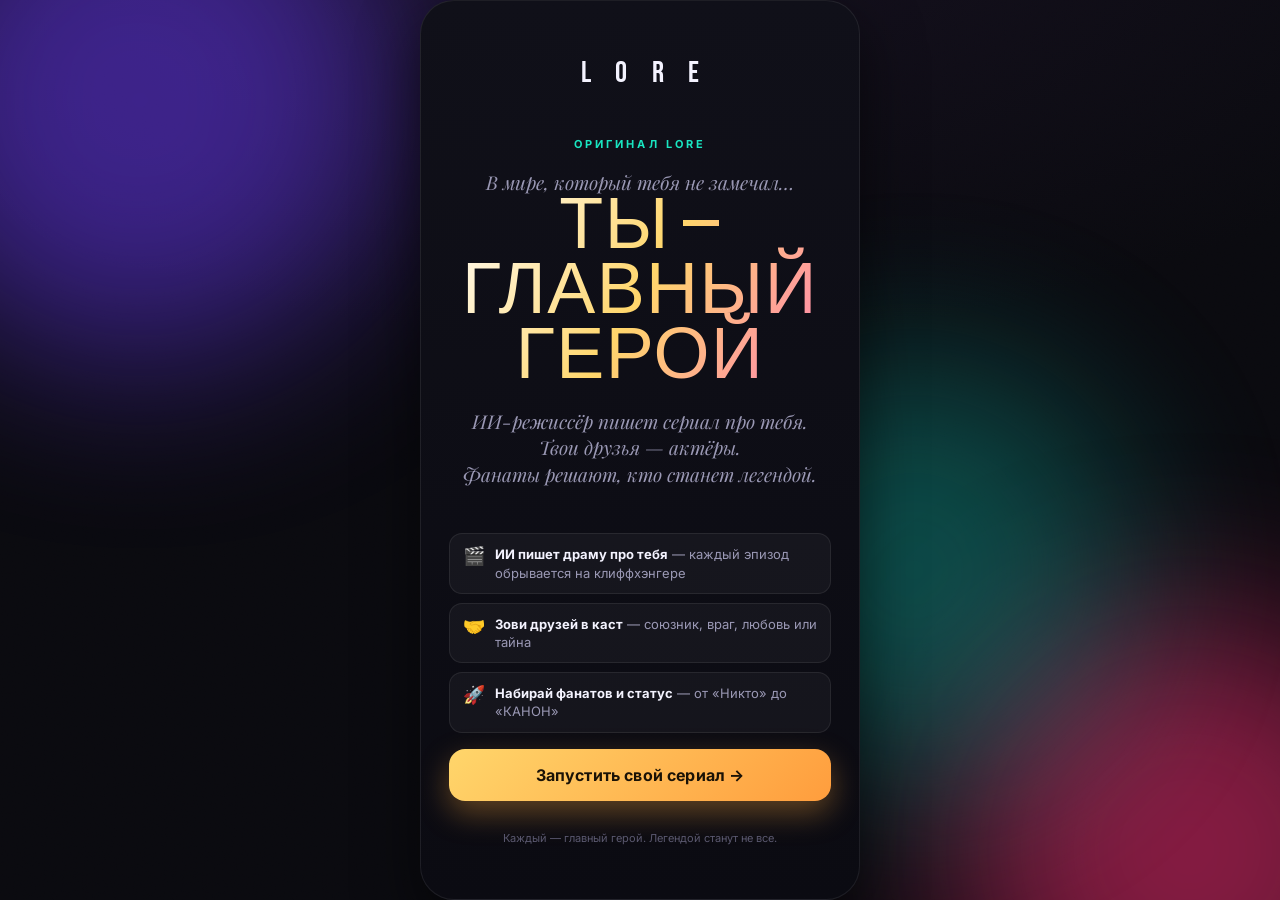
<file: index.html>
<!DOCTYPE html>
<html lang="en">
<head>
  <meta charset="UTF-8" />
  <meta name="viewport" content="width=device-width, initial-scale=1.0, maximum-scale=1.0, user-scalable=no" />
  <meta name="theme-color" content="#0a0a0f" />
  <title>LORE — Каждый главный герой. Легендой станут не все.</title>
  <meta name="description" content="LORE превращает тебя и твоих друзей в каст бесконечного сериала, который пишет ИИ-режиссёр. Ты делаешь выборы. Мир реагирует. Фанаты решают, кто станет легендой." />
  <link rel="manifest" href="manifest.webmanifest" />
  <link rel="icon" href="assets/icon.svg" type="image/svg+xml" />
  <link rel="apple-touch-icon" href="assets/icon.svg" />
  <meta name="apple-mobile-web-app-capable" content="yes" />
  <meta name="apple-mobile-web-app-status-bar-style" content="black-translucent" />
  <meta property="og:title" content="LORE — ты главный герой" />
  <meta property="og:description" content="ИИ-режиссёр превращает тебя и твоих друзей в каст бесконечного сериала." />
  <meta name="twitter:card" content="summary_large_image" />
  <link rel="preconnect" href="https://fonts.googleapis.com" />
  <link rel="preconnect" href="https://fonts.gstatic.com" crossorigin />
  <link href="https://fonts.googleapis.com/css2?family=Bebas+Neue&family=Inter:wght@400;500;600;700;800&family=Playfair+Display:ital,wght@1,600&display=swap" rel="stylesheet" />
  <link rel="stylesheet" href="css/styles.css" />
</head>
<body>
  <!-- Animated cinematic background -->
  <div class="bg-grain"></div>
  <div class="bg-glow glow-a"></div>
  <div class="bg-glow glow-b"></div>
  <div class="bg-glow glow-c"></div>

  <!-- Phone frame: the whole product lives inside a vertical "screen" -->
  <main id="app" class="phone">
    <div id="screen" class="screen"><!-- views injected here --></div>
    <nav id="tabbar" class="tabbar hidden">
      <button class="tab" data-view="home">      <span class="ico">▶</span><span>Сериал</span></button>
      <button class="tab" data-view="feed">      <span class="ico">✦</span><span>Тренды</span></button>
      <button class="tab" data-view="discover">  <span class="ico">🧭</span><span>Discover</span></button>
      <button class="tab" data-view="room">      <span class="ico">✍</span><span>Режиссёрка</span></button>
      <button class="tab" data-view="cast">      <span class="ico">✚</span><span>Каст</span></button>
      <button class="tab" data-view="profile">   <span class="ico">★</span><span>Ты</span></button>
    </nav>
  </main>

  <div id="toast" class="toast"></div>

  <script src="js/data.js"></script>
  <script src="js/art.js"></script>
  <script src="js/engine.js"></script>
  <script src="js/store.js"></script>
  <script src="js/audio.js"></script>
  <script src="js/share.js"></script>
  <script src="js/ai.js"></script>
  <script src="js/ui.js"></script>
  <script src="js/app.js"></script>
  <script>
    if("serviceWorker" in navigator){
      window.addEventListener("load", ()=>navigator.serviceWorker.register("sw.js").catch(()=>{}));
    }
  </script>
</body>
</html>
</file>
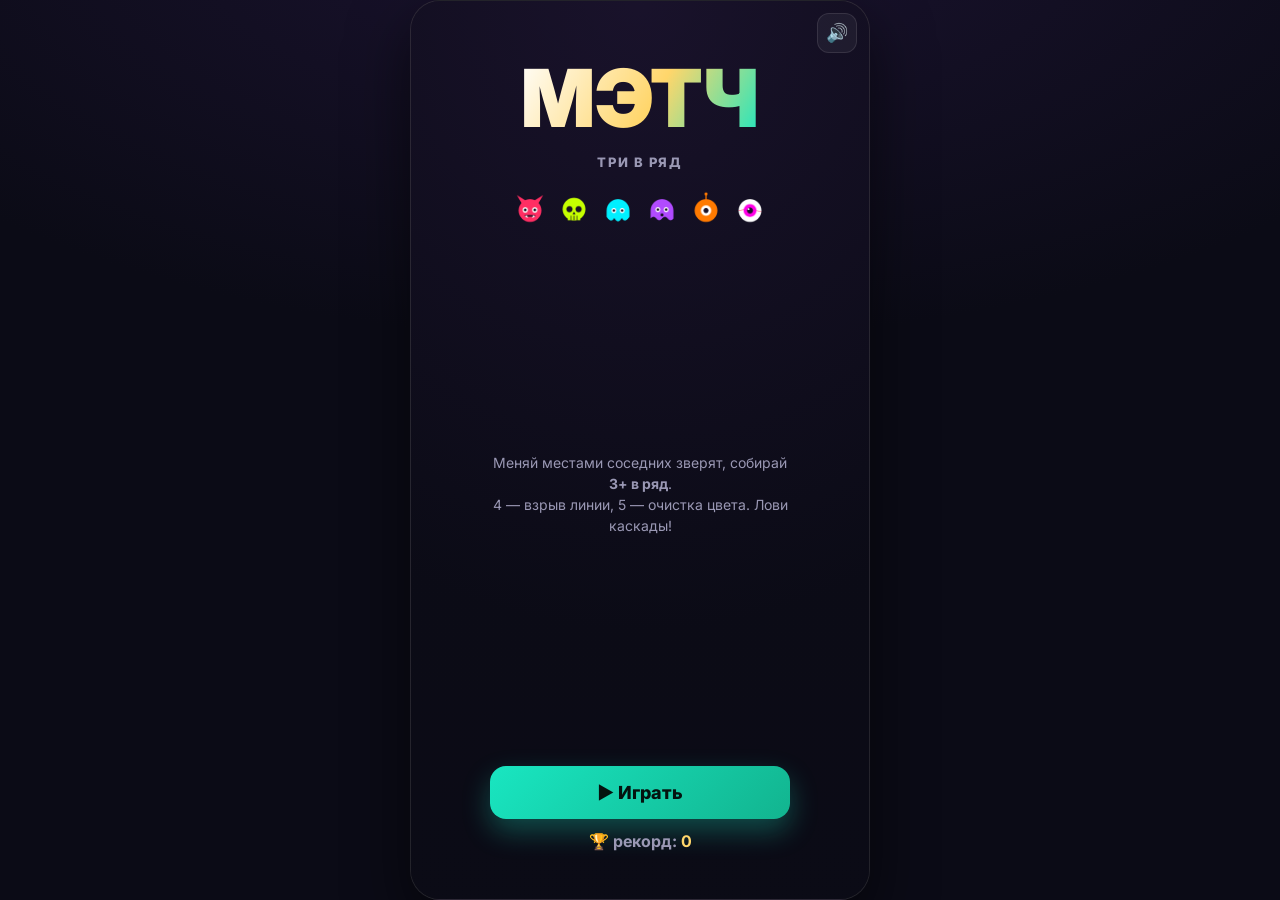
<file: match/index.html>
<!DOCTYPE html>
<html lang="ru">
<head>
  <meta charset="UTF-8" />
  <meta name="viewport" content="width=device-width, initial-scale=1.0, maximum-scale=1.0, user-scalable=no" />
  <meta name="theme-color" content="#0b0b16" />
  <title>МЭТЧ — три в ряд</title>
  <meta name="description" content="МЭТЧ — три в ряд за 20 ходов. Каскады, взрывы, рекорд. Прототип." />
  <link href="https://fonts.googleapis.com/css2?family=Inter:wght@600;700;800;900&display=swap" rel="stylesheet" />
  <link rel="stylesheet" href="css/styles.css?v=3" />
  <script src="https://telegram.org/js/telegram-web-app.js"></script>
</head>
<body>
  <main class="frame">
    <div id="wrap"><canvas id="game"></canvas>
      <div id="hud" class="hidden"><div class="s">0</div><div class="c"></div><div class="m">ходов: 20</div></div>
    </div>
    <div id="overlay"></div>
    <button id="mute">🔊</button>
  </main>
  <script src="js/audio.js?v=3"></script>
  <script src="js/game.js?v=3"></script>
  <script src="js/app.js?v=3"></script>
</body>
</html>
</file>
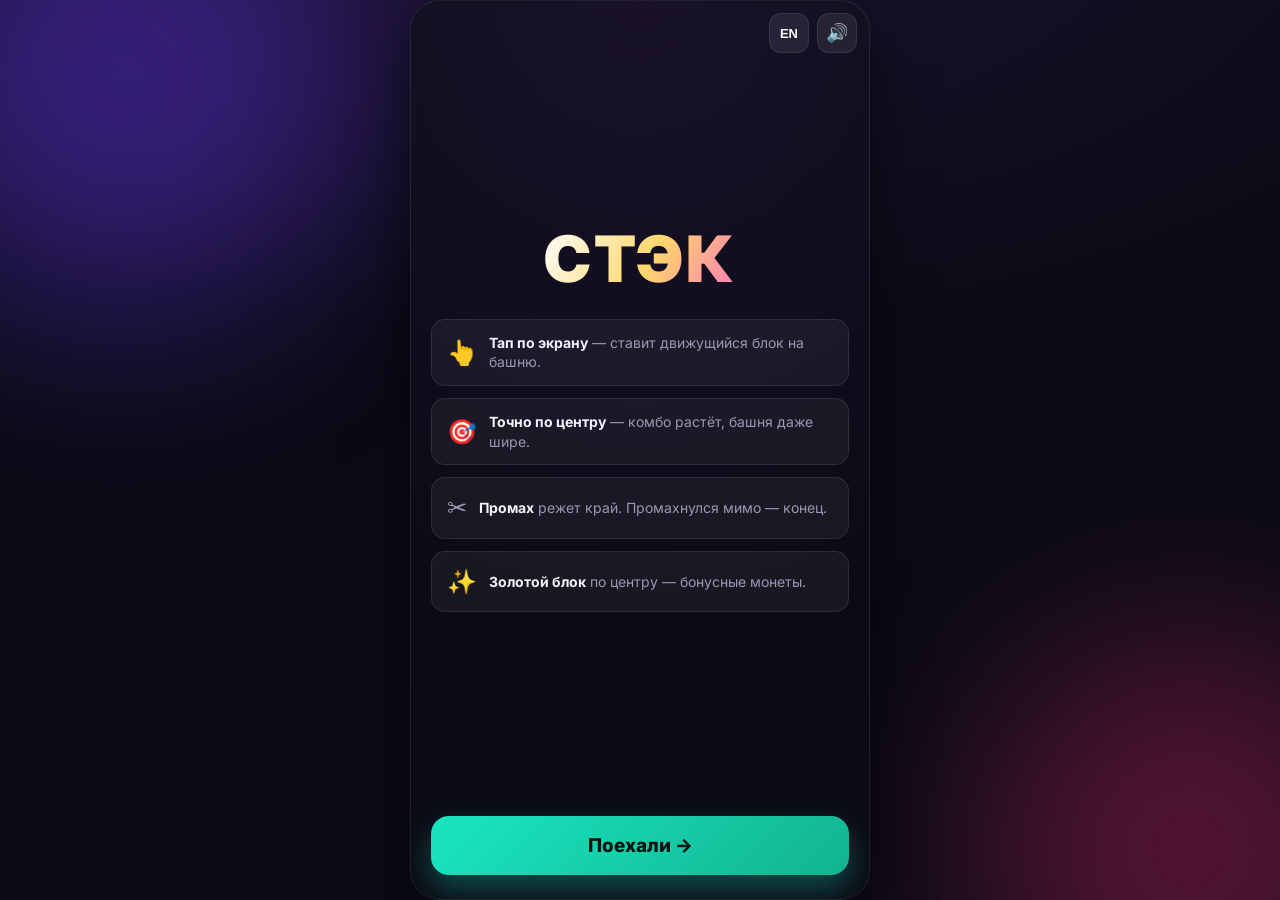
<file: stack/index.html>
<!DOCTYPE html>
<html lang="ru">
<head>
  <meta charset="UTF-8" />
  <meta name="viewport" content="width=device-width, initial-scale=1.0, maximum-scale=1.0, user-scalable=no" />
  <meta name="theme-color" content="#0b0b16" />
  <title>СТЭК — башня в один тап</title>
  <meta name="description" content="СТЭК — гипер-казуальная башня в один тап. Дневной челлендж, дуэли с друзьями по ссылке, скины. Один сид у всех — сравнивайся честно." />
  <meta property="og:type" content="website" />
  <meta property="og:title" content="СТЭК 🧱 — побей мой результат" />
  <meta property="og:description" content="Башня в один тап. Та же башня по ссылке — попробуй обогнать!" />
  <link rel="preconnect" href="https://fonts.googleapis.com" />
  <link href="https://fonts.googleapis.com/css2?family=Inter:wght@500;600;700;800;900&display=swap" rel="stylesheet" />
  <link rel="stylesheet" href="css/styles.css?v=2" />
  <script src="https://telegram.org/js/telegram-web-app.js"></script>
</head>
<body>
  <div class="bg-glow g1"></div>
  <div class="bg-glow g2"></div>

  <main id="app" class="frame">
    <div id="game-wrap">
      <canvas id="game"></canvas>
      <div id="hud" class="hidden">
        <div class="hud-score">0</div>
        <div class="hud-combo"></div>
        <div class="hud-hint">тап — поставить блок</div>
        <div id="coach" class="coach hidden">Тапни, чтобы поставить блок 👆</div>
      </div>
    </div>
    <div id="overlay"></div>
    <button id="lang" aria-label="язык">🌐</button>
    <button id="mute" aria-label="звук">🔊</button>
  </main>

  <div id="toast" class="toast"></div>

  <script src="js/tg.js?v=2"></script>
  <script src="js/i18n.js?v=2"></script>
  <script src="js/rng.js?v=2"></script>
  <script src="js/skins.js?v=2"></script>
  <script src="js/store.js?v=2"></script>
  <script src="js/audio.js?v=2"></script>
  <script src="js/game.js?v=2"></script>
  <script src="js/share.js?v=2"></script>
  <script src="js/sync.js?v=2"></script>
  <script src="js/pay.js?v=2"></script>
  <script src="js/quests.js?v=2"></script>
  <script src="js/season.js?v=2"></script>
  <script src="js/ui.js?v=2"></script>
  <script src="js/app.js?v=2"></script>
</body>
</html>
</file>
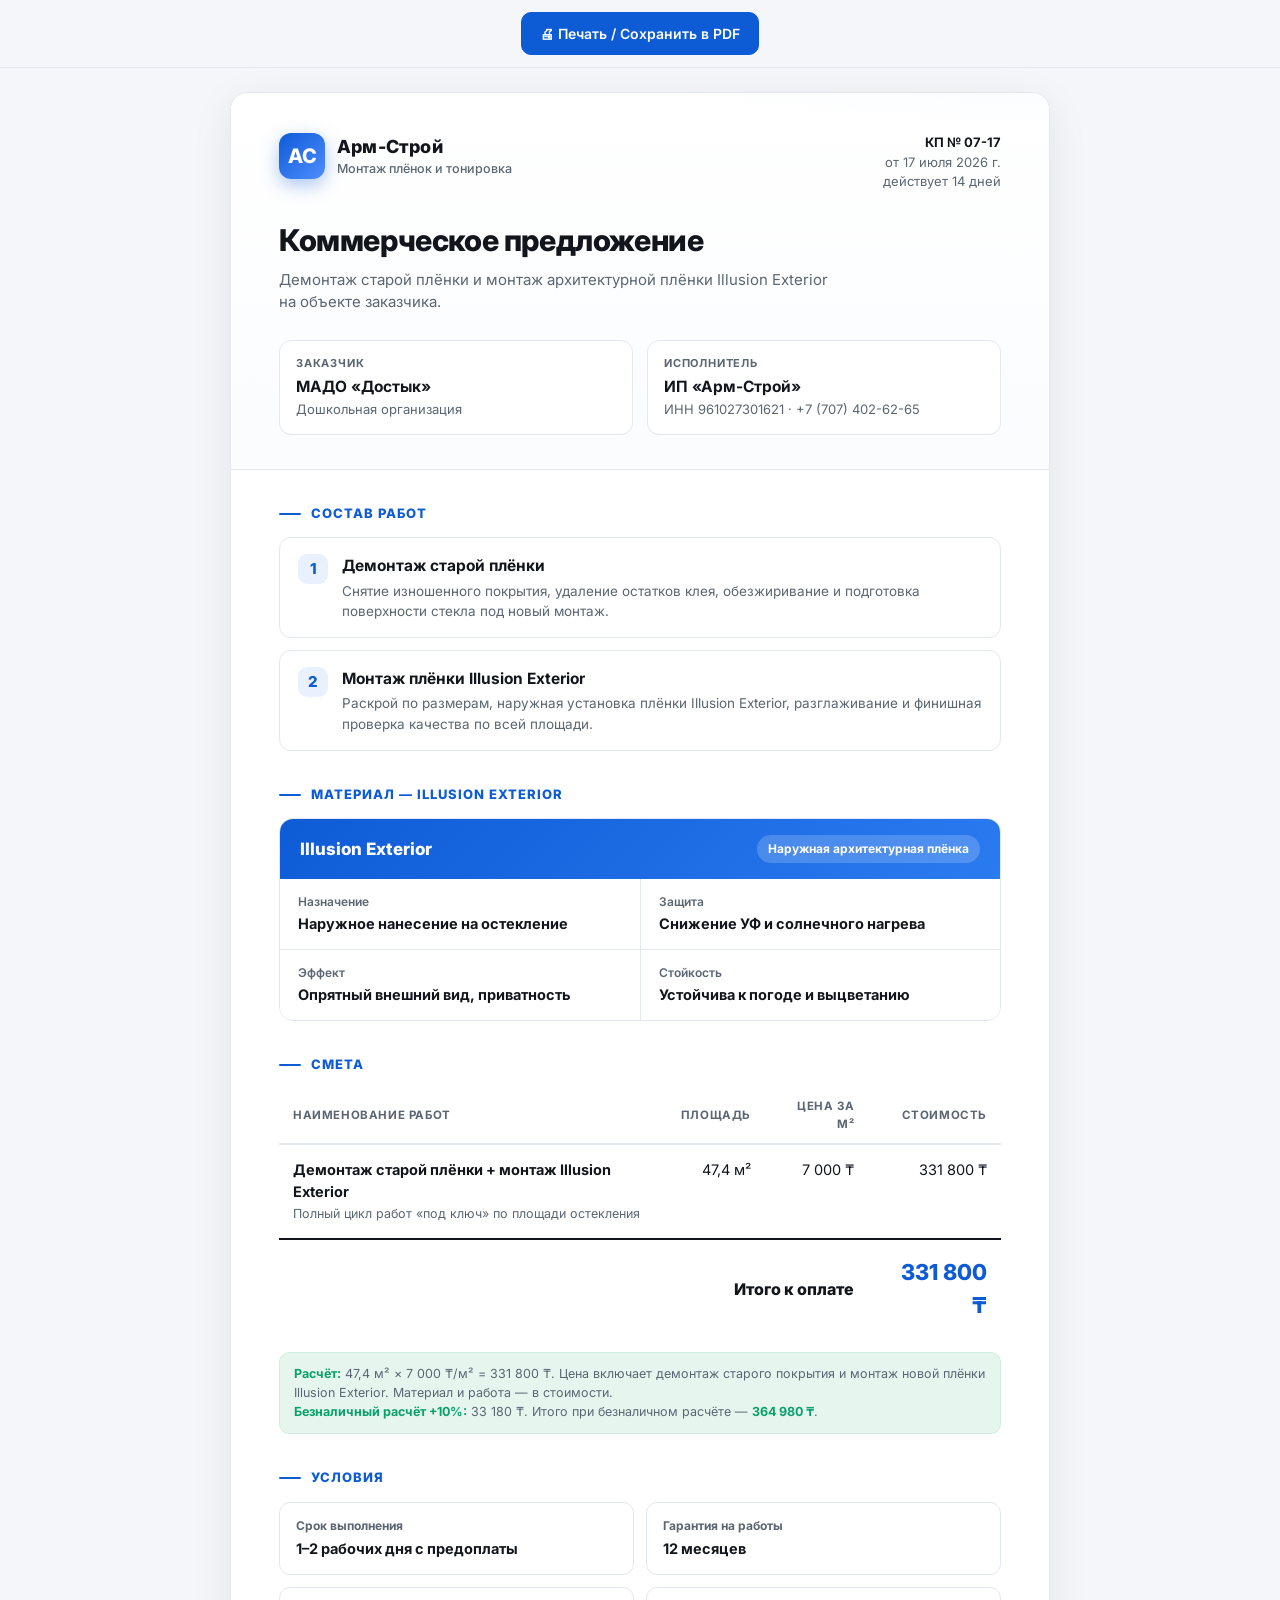
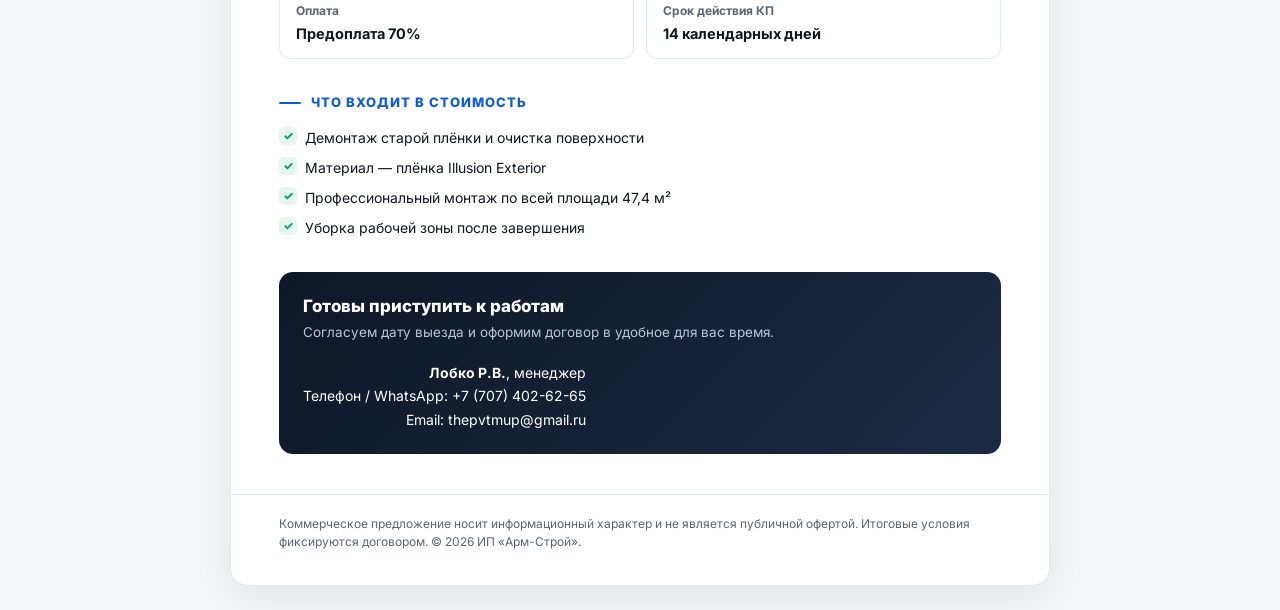
<file: kp/mado-dostyk/index.html>
<!DOCTYPE html>
<html lang="ru">
<head>
<meta charset="UTF-8" />
<meta name="viewport" content="width=device-width, initial-scale=1.0" />
<title>Коммерческое предложение — МАДО «Достык»</title>
<link rel="preconnect" href="https://fonts.googleapis.com" />
<link rel="preconnect" href="https://fonts.gstatic.com" crossorigin />
<link href="https://fonts.googleapis.com/css2?family=Inter:wght@400;500;600;700;800&display=swap" rel="stylesheet" />
<style>
  :root{
    --ink:#12161c;
    --muted:#5b6672;
    --line:#e3e8ee;
    --bg:#f4f6f9;
    --card:#ffffff;
    --brand:#0e5bd6;
    --brand-soft:#eaf1fe;
    --accent:#0aa06e;
    --accent-soft:#e6f6ef;
    --shadow:0 10px 40px rgba(20,30,50,.08);
  }
  *{box-sizing:border-box;margin:0;padding:0}
  html,body{background:var(--bg);color:var(--ink);font-family:"Inter",system-ui,-apple-system,Segoe UI,Roboto,Arial,sans-serif;-webkit-font-smoothing:antialiased;line-height:1.5}

  .toolbar{
    position:sticky;top:0;z-index:10;
    display:flex;gap:10px;justify-content:center;align-items:center;
    padding:12px;background:rgba(244,246,249,.85);backdrop-filter:blur(8px);
    border-bottom:1px solid var(--line);
  }
  .toolbar button{
    font:inherit;font-weight:600;font-size:14px;cursor:pointer;
    padding:10px 18px;border-radius:10px;border:1px solid var(--line);
    background:var(--card);color:var(--ink);transition:.15s;
  }
  .toolbar button.primary{background:var(--brand);color:#fff;border-color:var(--brand)}
  .toolbar button:hover{transform:translateY(-1px);box-shadow:var(--shadow)}

  .page{
    max-width:820px;margin:24px auto;background:var(--card);
    border:1px solid var(--line);border-radius:18px;box-shadow:var(--shadow);
    overflow:hidden;
  }

  /* Header */
  .hero{
    padding:40px 48px 34px;
    background:
      radial-gradient(1200px 300px at 100% -40%, var(--brand-soft), transparent 60%),
      linear-gradient(180deg,#fff,#fbfcfe);
    border-bottom:1px solid var(--line);
  }
  .brandrow{display:flex;justify-content:space-between;align-items:flex-start;gap:24px;flex-wrap:wrap}
  .logo{display:flex;align-items:center;gap:12px}
  .logo .mark{
    width:46px;height:46px;border-radius:12px;flex:none;
    background:linear-gradient(135deg,var(--brand),#4f8dff);
    display:grid;place-items:center;color:#fff;font-weight:800;font-size:20px;
    box-shadow:0 6px 18px rgba(14,91,214,.35);
  }
  .logo .name{font-weight:800;font-size:18px;letter-spacing:.2px}
  .logo .tag{font-size:12.5px;color:var(--muted);font-weight:500}
  .doc-meta{text-align:right;font-size:13px;color:var(--muted)}
  .doc-meta b{color:var(--ink)}

  h1{font-size:30px;font-weight:800;letter-spacing:-.4px;margin:26px 0 6px}
  .subtitle{font-size:15px;color:var(--muted);max-width:560px}

  .parties{display:grid;grid-template-columns:1fr 1fr;gap:14px;margin-top:26px}
  .party{
    border:1px solid var(--line);border-radius:12px;padding:14px 16px;background:#fff;
  }
  .party .k{font-size:11px;text-transform:uppercase;letter-spacing:.8px;color:var(--muted);font-weight:700}
  .party .v{font-size:15.5px;font-weight:700;margin-top:4px}
  .party .s{font-size:13px;color:var(--muted);margin-top:2px}

  /* Body */
  .body{padding:34px 48px 40px}
  .section+.section{margin-top:34px}
  .section h2{
    font-size:13px;text-transform:uppercase;letter-spacing:1px;color:var(--brand);
    font-weight:800;margin-bottom:14px;display:flex;align-items:center;gap:10px;
  }
  .section h2::before{content:"";width:22px;height:2px;background:var(--brand);border-radius:2px}

  .scope{display:grid;gap:12px}
  .work{
    display:flex;gap:14px;align-items:flex-start;
    border:1px solid var(--line);border-radius:12px;padding:16px 18px;background:#fff;
  }
  .work .num{
    width:30px;height:30px;flex:none;border-radius:9px;background:var(--brand-soft);
    color:var(--brand);font-weight:800;display:grid;place-items:center;font-size:15px;
  }
  .work .t{font-weight:700;font-size:15.5px}
  .work .d{font-size:13.5px;color:var(--muted);margin-top:3px}

  .film{
    border:1px solid var(--line);border-radius:14px;overflow:hidden;background:#fff;
  }
  .film .top{
    padding:16px 20px;background:linear-gradient(135deg,#0e5bd6,#2b7bf0);color:#fff;
    display:flex;justify-content:space-between;align-items:center;gap:12px;flex-wrap:wrap;
  }
  .film .top .n{font-weight:800;font-size:17px}
  .film .top .badge{font-size:12px;font-weight:700;background:rgba(255,255,255,.18);padding:5px 11px;border-radius:999px}
  .film .grid{display:grid;grid-template-columns:1fr 1fr;gap:1px;background:var(--line)}
  .film .cell{background:#fff;padding:14px 18px}
  .film .cell .k{font-size:12px;color:var(--muted);font-weight:600}
  .film .cell .v{font-size:14.5px;font-weight:700;margin-top:2px}

  /* Estimate table */
  table{width:100%;border-collapse:collapse;font-size:14.5px}
  thead th{
    text-align:left;font-size:11.5px;text-transform:uppercase;letter-spacing:.6px;
    color:var(--muted);font-weight:700;padding:10px 14px;border-bottom:2px solid var(--line);
  }
  thead th.r,tbody td.r,tfoot td.r{text-align:right}
  tbody td{padding:14px;border-bottom:1px solid var(--line);vertical-align:top}
  tbody td .t{font-weight:700}
  tbody td .d{font-size:12.5px;color:var(--muted);margin-top:3px}
  tfoot td{padding:16px 14px;font-weight:800;font-size:16px}
  tfoot tr.total td{border-top:2px solid var(--ink)}
  .total .sum{color:var(--brand);font-size:22px}

  .note{
    margin-top:14px;font-size:12.5px;color:var(--muted);
    background:var(--accent-soft);border:1px solid #cdeede;border-radius:10px;padding:12px 14px;
  }
  .note b{color:var(--accent)}

  .terms{display:grid;grid-template-columns:1fr 1fr;gap:12px}
  .term{border:1px solid var(--line);border-radius:11px;padding:14px 16px;background:#fff}
  .term .k{font-size:12px;color:var(--muted);font-weight:700}
  .term .v{font-weight:700;font-size:14.5px;margin-top:3px}

  ul.incl{list-style:none;display:grid;gap:9px}
  ul.incl li{position:relative;padding-left:26px;font-size:14px}
  ul.incl li::before{
    content:"✓";position:absolute;left:0;top:0;color:var(--accent);font-weight:800;
    width:18px;height:18px;background:var(--accent-soft);border-radius:5px;
    display:grid;place-items:center;font-size:12px;
  }

  .cta{
    margin-top:34px;border-radius:14px;padding:22px 24px;
    background:linear-gradient(135deg,#0e1726,#1b2a44);color:#fff;
    display:flex;justify-content:space-between;align-items:center;gap:18px;flex-wrap:wrap;
  }
  .cta .h{font-weight:800;font-size:17px}
  .cta .s{font-size:13.5px;color:#b9c6da;margin-top:3px}
  .cta .contacts{text-align:right;font-size:14px;line-height:1.7}
  .cta .contacts b{font-weight:700}

  .foot{padding:20px 48px 34px;color:var(--muted);font-size:12px;border-top:1px solid var(--line)}

  @media (max-width:640px){
    .hero,.body{padding-left:22px;padding-right:22px}
    .foot{padding-left:22px;padding-right:22px}
    .parties,.terms,.film .grid{grid-template-columns:1fr}
    h1{font-size:24px}
    .doc-meta{text-align:left}
  }

  @media print{
    :root{--shadow:none}
    .toolbar{display:none}
    html,body{background:#fff}
    .page{margin:0;border:none;border-radius:0;box-shadow:none;max-width:none}
    .cta{-webkit-print-color-adjust:exact;print-color-adjust:exact}
    .film .top,.logo .mark{-webkit-print-color-adjust:exact;print-color-adjust:exact}
    .section{break-inside:avoid}
  }
</style>
</head>
<body>

<div class="toolbar">
  <button class="primary" onclick="window.print()">🖨 Печать / Сохранить в PDF</button>
</div>

<div class="page">

  <!-- HEADER -->
  <header class="hero">
    <div class="brandrow">
      <div class="logo">
        <div class="mark">АС</div>
        <div>
          <div class="name">Арм-Строй</div>
          <div class="tag">Монтаж плёнок и тонировка</div>
        </div>
      </div>
      <div class="doc-meta">
        <div><b>КП № 07-17</b></div>
        <div>от 17 июля 2026 г.</div>
        <div>действует 14 дней</div>
      </div>
    </div>

    <h1>Коммерческое предложение</h1>
    <p class="subtitle">Демонтаж старой плёнки и монтаж архитектурной плёнки Illusion Exterior на объекте заказчика.</p>

    <div class="parties">
      <div class="party">
        <div class="k">Заказчик</div>
        <div class="v">МАДО «Достык»</div>
        <div class="s">Дошкольная организация</div>
      </div>
      <div class="party">
        <div class="k">Исполнитель</div>
        <div class="v">ИП «Арм-Строй»</div>
        <div class="s">ИНН 961027301621 · +7 (707) 402-62-65</div>
      </div>
    </div>
  </header>

  <!-- BODY -->
  <div class="body">

    <!-- SCOPE -->
    <section class="section">
      <h2>Состав работ</h2>
      <div class="scope">
        <div class="work">
          <div class="num">1</div>
          <div>
            <div class="t">Демонтаж старой плёнки</div>
            <div class="d">Снятие изношенного покрытия, удаление остатков клея, обезжиривание и подготовка поверхности стекла под новый монтаж.</div>
          </div>
        </div>
        <div class="work">
          <div class="num">2</div>
          <div>
            <div class="t">Монтаж плёнки Illusion Exterior</div>
            <div class="d">Раскрой по размерам, наружная установка плёнки Illusion Exterior, разглаживание и финишная проверка качества по всей площади.</div>
          </div>
        </div>
      </div>
    </section>

    <!-- FILM -->
    <section class="section">
      <h2>Материал — Illusion Exterior</h2>
      <div class="film">
        <div class="top">
          <div class="n">Illusion Exterior</div>
          <div class="badge">Наружная архитектурная плёнка</div>
        </div>
        <div class="grid">
          <div class="cell"><div class="k">Назначение</div><div class="v">Наружное нанесение на остекление</div></div>
          <div class="cell"><div class="k">Защита</div><div class="v">Снижение УФ и солнечного нагрева</div></div>
          <div class="cell"><div class="k">Эффект</div><div class="v">Опрятный внешний вид, приватность</div></div>
          <div class="cell"><div class="k">Стойкость</div><div class="v">Устойчива к погоде и выцветанию</div></div>
        </div>
      </div>
    </section>

    <!-- ESTIMATE -->
    <section class="section">
      <h2>Смета</h2>
      <table>
        <thead>
          <tr>
            <th>Наименование работ</th>
            <th class="r">Площадь</th>
            <th class="r">Цена за м²</th>
            <th class="r">Стоимость</th>
          </tr>
        </thead>
        <tbody>
          <tr>
            <td>
              <div class="t">Демонтаж старой плёнки + монтаж Illusion Exterior</div>
              <div class="d">Полный цикл работ «под ключ» по площади остекления</div>
            </td>
            <td class="r">47,4 м²</td>
            <td class="r">7 000 ₸</td>
            <td class="r">331 800 ₸</td>
          </tr>
        </tbody>
        <tfoot>
          <tr class="total">
            <td colspan="3" class="r">Итого к оплате</td>
            <td class="r"><span class="sum">331 800 ₸</span></td>
          </tr>
        </tfoot>
      </table>
      <div class="note">
        <b>Расчёт:</b> 47,4 м² × 7 000 ₸/м² = 331 800 ₸. Цена включает демонтаж старого покрытия и монтаж новой плёнки Illusion Exterior. Материал и работа — в стоимости.<br>
        <b>Безналичный расчёт +10%:</b> 33 180 ₸. Итого при безналичном расчёте — <b>364 980 ₸</b>.
      </div>
    </section>

    <!-- TERMS -->
    <section class="section">
      <h2>Условия</h2>
      <div class="terms">
        <div class="term"><div class="k">Срок выполнения</div><div class="v">1–2 рабочих дня с предоплаты</div></div>
        <div class="term"><div class="k">Гарантия на работы</div><div class="v">12 месяцев</div></div>
        <div class="term"><div class="k">Оплата</div><div class="v">Предоплата 70%</div></div>
        <div class="term"><div class="k">Срок действия КП</div><div class="v">14 календарных дней</div></div>
      </div>
    </section>

    <!-- INCLUDED -->
    <section class="section">
      <h2>Что входит в стоимость</h2>
      <ul class="incl">
        <li>Демонтаж старой плёнки и очистка поверхности</li>
        <li>Материал — плёнка Illusion Exterior</li>
        <li>Профессиональный монтаж по всей площади 47,4 м²</li>
        <li>Уборка рабочей зоны после завершения</li>
      </ul>
    </section>

    <!-- CTA -->
    <div class="cta">
      <div>
        <div class="h">Готовы приступить к работам</div>
        <div class="s">Согласуем дату выезда и оформим договор в удобное для вас время.</div>
      </div>
      <div class="contacts">
        <div><b>Лобко Р.В.</b>, менеджер</div>
        <div>Телефон / WhatsApp: +7 (707) 402-62-65</div>
        <div>Email: thepvtmup@gmail.ru</div>
      </div>
    </div>

  </div>

  <footer class="foot">
    Коммерческое предложение носит информационный характер и не является публичной офертой. Итоговые условия фиксируются договором. © 2026 ИП «Арм-Строй».
  </footer>

</div>

</body>
</html>
</file>
<file: css/styles.css>
/* ============================================================
   LORE — design system
   Cinematic, dark, vertical-first. Zero dependencies.
   ============================================================ */
:root{
  --bg:#0a0a0f;
  --bg-2:#101019;
  --ink:#f4f3ff;
  --muted:#9a98b4;
  --faint:#5b5970;
  --line:rgba(255,255,255,.08);
  --card:rgba(255,255,255,.04);
  --card-2:rgba(255,255,255,.06);
  --gold:#ffd66b;
  --hot:#ff4d6d;
  --love:#ff7eb6;
  --rival:#ff6b3d;
  --ally:#5cd6c0;
  --secret:#a98bff;
  --accent:#7c5cff;
  --accent-2:#19e6c1;
  --glass:rgba(16,16,25,.72);
  --shadow:0 24px 60px rgba(0,0,0,.55);
  --radius:22px;
  --safe: env(safe-area-inset-bottom, 0px);
}

*{box-sizing:border-box;-webkit-tap-highlight-color:transparent}
html,body{height:100%}
body{
  margin:0;font-family:Inter,system-ui,-apple-system,Segoe UI,Roboto,sans-serif;
  background:radial-gradient(120% 80% at 50% -10%, #15101f 0%, var(--bg) 60%) fixed;
  color:var(--ink);overflow:hidden;
  display:flex;align-items:center;justify-content:center;
  -webkit-font-smoothing:antialiased;text-rendering:optimizeLegibility;
}

/* ---------- background fx ---------- */
.bg-grain{position:fixed;inset:0;pointer-events:none;opacity:.05;mix-blend-mode:overlay;z-index:0;
  background-image:url("data:image/svg+xml,%3Csvg xmlns='http://www.w3.org/2000/svg' width='120' height='120'%3E%3Cfilter id='n'%3E%3CfeTurbulence type='fractalNoise' baseFrequency='0.9' numOctaves='2'/%3E%3C/filter%3E%3Crect width='100%25' height='100%25' filter='url(%23n)'/%3E%3C/svg%3E")}
.bg-glow{position:fixed;border-radius:50%;filter:blur(90px);opacity:.5;z-index:0;pointer-events:none;animation:drift 22s ease-in-out infinite}
.glow-a{width:520px;height:520px;background:#6d3bff;top:-160px;left:-120px}
.glow-b{width:460px;height:460px;background:#ff2e74;bottom:-180px;right:-140px;animation-delay:-7s}
.glow-c{width:420px;height:420px;background:#11d6c2;top:40%;left:55%;opacity:.32;animation-delay:-13s}
@keyframes drift{0%,100%{transform:translate(0,0) scale(1)}50%{transform:translate(40px,-30px) scale(1.12)}}

/* ---------- phone frame ---------- */
.phone{
  position:relative;z-index:2;width:min(440px,100vw);height:min(940px,100vh);
  background:linear-gradient(180deg,var(--bg-2),#0b0b12);
  border:1px solid var(--line);border-radius:34px;overflow:hidden;
  box-shadow:var(--shadow);display:flex;flex-direction:column;
}
@media (max-width:480px){.phone{width:100vw;height:100vh;border-radius:0;border:none}}

.screen{flex:1;overflow-y:auto;overflow-x:hidden;scrollbar-width:none;position:relative}
.screen::-webkit-scrollbar{display:none}

/* ---------- tab bar ---------- */
.tabbar{
  display:flex;justify-content:space-around;align-items:stretch;
  padding:8px 6px calc(8px + var(--safe));border-top:1px solid var(--line);
  background:var(--glass);backdrop-filter:blur(20px);
}
.tab{
  flex:1;background:none;border:none;color:var(--faint);font:inherit;
  display:flex;flex-direction:column;align-items:center;gap:3px;padding:6px 0;
  font-size:10px;font-weight:600;letter-spacing:.04em;cursor:pointer;transition:.2s;
}
.tab .ico{font-size:18px;line-height:1}
.tab.active{color:var(--ink)}
.tab.active .ico{filter:drop-shadow(0 0 10px var(--accent));color:var(--accent-2)}

/* ---------- utility ---------- */
.hidden{display:none!important}
.view{padding:0 0 26px;animation:rise .5s cubic-bezier(.2,.8,.2,1)}
@keyframes rise{from{opacity:0;transform:translateY(14px)}to{opacity:1;transform:none}}
.pad{padding:0 20px}
.row{display:flex;align-items:center;gap:10px}
.spread{display:flex;align-items:center;justify-content:space-between;gap:10px}
.muted{color:var(--muted)}
.faint{color:var(--faint)}
.center{text-align:center}
.mono{font-variant-numeric:tabular-nums}

/* ---------- type ---------- */
.kicker{font-size:11px;letter-spacing:.28em;text-transform:uppercase;color:var(--accent-2);font-weight:700}
.title-xl{font-family:"Bebas Neue",sans-serif;font-size:64px;line-height:.92;letter-spacing:.02em;margin:0}
.title-l{font-family:"Bebas Neue",sans-serif;font-size:34px;line-height:1;letter-spacing:.02em;margin:0}
h2.sec{font-size:13px;letter-spacing:.16em;text-transform:uppercase;color:var(--muted);margin:24px 20px 10px;font-weight:700}
.serif{font-family:"Playfair Display",serif;font-style:italic}

/* ---------- buttons ---------- */
.btn{
  appearance:none;border:none;cursor:pointer;font:inherit;font-weight:700;
  border-radius:16px;padding:16px 18px;width:100%;font-size:16px;letter-spacing:.01em;
  background:linear-gradient(135deg,var(--accent),#b14bff);color:#fff;
  box-shadow:0 12px 30px rgba(124,92,255,.4);transition:transform .15s, box-shadow .15s, opacity .15s;
}
.btn:active{transform:scale(.97)}
.btn.gold{background:linear-gradient(135deg,#ffd66b,#ff9d3d);color:#1a1206;box-shadow:0 12px 30px rgba(255,170,60,.35)}
.btn.ghost{background:var(--card-2);color:var(--ink);box-shadow:none;border:1px solid var(--line)}
.btn.sm{padding:11px 14px;font-size:14px;width:auto;border-radius:13px}
.btn:disabled{opacity:.4;cursor:default}

/* ---------- intro / trailer ---------- */
.intro{min-height:100%;display:flex;flex-direction:column;justify-content:space-between;padding:54px 28px calc(34px + var(--safe))}
.brand{font-family:"Bebas Neue",sans-serif;font-size:30px;letter-spacing:.32em;text-indent:.32em;text-align:center}
.trailer{flex:1;display:flex;flex-direction:column;justify-content:center;text-align:center;gap:18px}
.trailer .line{opacity:0;transform:translateY(10px);animation:cinein .8s forwards}
.trailer .l1{animation-delay:.2s}.trailer .l2{animation-delay:1.1s}.trailer .l3{animation-delay:2.0s}
@keyframes cinein{to{opacity:1;transform:none}}
.bigname{font-family:"Bebas Neue",sans-serif;font-size:72px;line-height:.9;letter-spacing:.02em;
  background:linear-gradient(120deg,#fff,#ffd66b 50%,#ff7eb6);-webkit-background-clip:text;background-clip:text;color:transparent}
.tagline{font-family:"Playfair Display",serif;font-style:italic;font-size:19px;color:var(--muted);line-height:1.4}

/* intro "how it works" */
.how{display:flex;flex-direction:column;gap:9px;margin:0 0 16px;text-align:left}
.how-row{display:flex;gap:10px;align-items:flex-start;font-size:13px;color:var(--muted);line-height:1.4;
  background:var(--card);border:1px solid var(--line);border-radius:13px;padding:11px 13px}
.how-row b{color:var(--ink)}
.how-i{font-size:18px;line-height:1.2;flex:none}

/* onboarding cast chips */
.castchips{display:flex;flex-wrap:wrap;gap:8px;margin-top:8px}
.castchip{background:var(--card);border:1px solid var(--line);color:var(--ink);font:inherit;font-weight:600;
  font-size:14px;padding:9px 14px;border-radius:999px;cursor:pointer;transition:.15s}
.castchip:active{transform:scale(.95)}
.castchip.on{background:linear-gradient(135deg,var(--accent),#b14bff);border-color:transparent;color:#fff}
.castlist{display:flex;flex-wrap:wrap;gap:8px;margin-top:14px}
.castitem{background:var(--card-2);border:1px solid var(--line);border-radius:999px;padding:7px 12px;font-size:13px;font-weight:600}
.castitem b{color:var(--hot);cursor:pointer;margin-left:6px}

/* home nudge banner */
.nudge{display:flex;gap:12px;align-items:center;margin:0 20px 14px;padding:13px 15px;cursor:pointer;
  border-radius:16px;border:1px solid rgba(255,214,107,.4);background:linear-gradient(160deg,rgba(255,214,107,.14),var(--card));
  font-size:13px;line-height:1.35;transition:.15s}
.nudge:active{transform:scale(.99)}
.nudge>span{font-size:22px}
.nudge b{color:var(--ink)}

/* episode drop banner + battle pass */
.drop-ban{margin:0 20px 14px;padding:14px 16px;border-radius:18px;border:1px solid var(--line);cursor:pointer;
  position:relative;overflow:hidden;box-shadow:0 12px 30px rgba(0,0,0,.35);transition:.15s}
.drop-ban:active{transform:scale(.99)}
.drop-name{font-family:"Bebas Neue",sans-serif;font-size:22px;letter-spacing:.02em}
.drop-timer{font-size:11px;font-weight:800;background:rgba(0,0,0,.35);border:1px solid var(--line);padding:4px 9px;border-radius:999px}
.drop-bar{height:7px;border-radius:999px;background:rgba(0,0,0,.35);overflow:hidden;margin:10px 0 8px}
.drop-fill{height:100%;border-radius:999px;background:linear-gradient(90deg,#fff,var(--gold))}
.drop-sub{font-size:11.5px;color:#e9e8ff;opacity:.92}

.drows{display:flex;flex-direction:column;gap:8px}
.drow{display:flex;align-items:center;gap:12px;padding:11px 13px;border-radius:13px;border:1px solid var(--line);
  background:var(--card);opacity:.5}
.drow.reached{opacity:1}
.dnum{width:42px;height:30px;border-radius:9px;display:flex;align-items:center;justify-content:center;
  font-weight:800;font-size:12px;background:var(--card-2);flex:none}
.drow.reached .dnum{background:var(--gold);color:#0a0a0f}
.dttl{font-weight:700;font-size:14px}
.dprem{font-size:10.5px;color:var(--gold);font-weight:700;text-transform:uppercase;letter-spacing:.05em}
.dprem.free{color:var(--ally)}
.hero-title{color:var(--gold);font-weight:700;font-size:13px;margin-top:5px}

/* ---------- generic card ---------- */
.card{background:var(--card);border:1px solid var(--line);border-radius:var(--radius);padding:18px;margin:0 20px 14px}
.field{width:100%;background:var(--card-2);border:1px solid var(--line);color:var(--ink);
  border-radius:14px;padding:15px 16px;font:inherit;font-size:16px;margin-top:8px}
.field:focus{outline:none;border-color:var(--accent)}
label.lab{font-size:12px;letter-spacing:.1em;text-transform:uppercase;color:var(--muted);font-weight:700}

/* archetype + world chips */
.grid2{display:grid;grid-template-columns:1fr 1fr;gap:10px}
.pick{position:relative;text-align:left;background:var(--card);border:1px solid var(--line);border-radius:16px;
  padding:14px;cursor:pointer;transition:.18s;overflow:hidden}
.pick .emoji{font-size:24px}
.pick .pname{font-weight:800;margin-top:6px;font-size:15px}
.pick .pdesc{font-size:11.5px;color:var(--muted);line-height:1.35;margin-top:3px}
.pick.on{border-color:var(--accent);background:linear-gradient(160deg,rgba(124,92,255,.18),var(--card))}
.pick.on::after{content:"✓";position:absolute;top:10px;right:12px;color:var(--accent-2);font-weight:900}

/* ---------- episode ---------- */
.ep{margin:0 16px 18px;border-radius:24px;overflow:hidden;border:1px solid var(--line);
  background:linear-gradient(180deg,var(--card-2),rgba(10,10,16,.6));box-shadow:0 16px 40px rgba(0,0,0,.4)}
.ep-poster{position:relative;padding:18px 18px 16px;min-height:188px;display:flex;flex-direction:column;justify-content:flex-end;
  background-size:cover;background-position:center}
.ep-poster::before{content:"";position:absolute;inset:0;background:linear-gradient(180deg,rgba(8,8,14,.15),rgba(8,8,14,.86))}
.ep-poster>*{position:relative;z-index:1}
.ep-badge{align-self:flex-start;font-size:10px;font-weight:800;letter-spacing:.12em;text-transform:uppercase;
  background:rgba(0,0,0,.45);border:1px solid var(--line);padding:5px 9px;border-radius:999px;backdrop-filter:blur(6px)}
.ep-title{font-family:"Bebas Neue",sans-serif;font-size:30px;line-height:1;margin:10px 0 4px;letter-spacing:.01em}
.ep-sub{font-size:12px;color:var(--muted)}
.ep-body{padding:16px 18px}
.scene{font-size:15.5px;line-height:1.6;color:#e9e8ff;margin:0 0 12px}
.scene .nm{font-weight:700}
.scene.dir{font-family:"Playfair Display",serif;font-style:italic;color:var(--muted);font-size:14.5px}
.cliff{margin-top:6px;padding:13px 14px;border-radius:14px;background:rgba(255,77,109,.1);border:1px solid rgba(255,77,109,.3);
  font-weight:600;font-size:14.5px}
.cliff b{color:var(--hot)}

/* choices */
.choices{display:flex;flex-direction:column;gap:9px;margin-top:14px}
.choice{text-align:left;background:var(--card);border:1px solid var(--line);border-radius:14px;padding:13px 15px;
  cursor:pointer;font:inherit;font-size:14.5px;color:var(--ink);transition:.16s;display:flex;gap:10px;align-items:center}
.choice:active{transform:scale(.99)}
.choice:hover{border-color:var(--accent)}
.choice .ck{font-size:18px}
.choice .ch-tag{margin-left:auto;font-size:10px;color:var(--faint);font-weight:700;letter-spacing:.08em;text-transform:uppercase}

/* stats strip on episode */
.ep-stats{display:flex;gap:16px;padding:12px 18px;border-top:1px solid var(--line);font-size:13px;color:var(--muted)}
.ep-stats b{color:var(--ink)}
.pop{animation:pop .5s}
@keyframes pop{0%{transform:scale(1)}40%{transform:scale(1.35);color:var(--gold)}100%{transform:scale(1)}}

/* ---------- header / status bar ---------- */
.topbar{position:sticky;top:0;z-index:5;display:flex;align-items:center;justify-content:space-between;
  padding:16px 20px 12px;background:linear-gradient(180deg,rgba(10,10,16,.92),rgba(10,10,16,0));backdrop-filter:blur(8px)}
.logo{font-family:"Bebas Neue",sans-serif;font-size:24px;letter-spacing:.28em;text-indent:.28em}
.tier{display:flex;align-items:center;gap:8px;background:var(--card-2);border:1px solid var(--line);
  padding:6px 11px;border-radius:999px;font-size:12px;font-weight:700}
.tier .dot{width:8px;height:8px;border-radius:50%;background:var(--gold);box-shadow:0 0 10px var(--gold)}

/* fans meter */
.meter{margin:4px 20px 0}
.meter .bar{height:8px;border-radius:999px;background:var(--card-2);overflow:hidden;border:1px solid var(--line)}
.meter .fill{height:100%;border-radius:999px;background:linear-gradient(90deg,var(--accent),var(--gold));transition:width .8s cubic-bezier(.2,.8,.2,1)}
.meter .labels{display:flex;justify-content:space-between;font-size:11px;color:var(--faint);margin-top:6px}

/* ---------- trending feed ---------- */
.clip{margin:0 16px 14px;border-radius:20px;overflow:hidden;border:1px solid var(--line);position:relative;
  min-height:150px;display:flex;flex-direction:column;justify-content:flex-end;padding:16px;background-size:cover}
.clip::before{content:"";position:absolute;inset:0;background:linear-gradient(180deg,rgba(8,8,14,.1),rgba(8,8,14,.88))}
.clip>*{position:relative;z-index:1}
.clip .who{font-size:12px;color:var(--muted)}
.clip .ct{font-family:"Bebas Neue",sans-serif;font-size:23px;line-height:1;margin:4px 0 8px}
.clip .metrics{display:flex;gap:14px;font-size:12px;color:#d9d8f0}
.clip .mine{position:absolute;top:12px;left:12px;z-index:2;background:var(--gold);color:#1a1206;font-weight:800;
  font-size:10px;padding:4px 8px;border-radius:999px;letter-spacing:.06em}

/* ---------- cast ---------- */
.costar{display:flex;align-items:center;gap:12px;padding:13px;margin:0 20px 10px;background:var(--card);
  border:1px solid var(--line);border-radius:16px}
.av{width:44px;height:44px;border-radius:14px;display:flex;align-items:center;justify-content:center;
  font-weight:800;font-size:18px;color:#0a0a0f;flex:none}
.costar .cn{font-weight:700}
.costar .rel{font-size:11px;font-weight:700;letter-spacing:.06em;text-transform:uppercase}
.rel.ally{color:var(--ally)}.rel.rival{color:var(--rival)}.rel.love{color:var(--love)}.rel.secret{color:var(--secret)}
.rel-pill{font-size:10px;padding:3px 8px;border-radius:999px;border:1px solid var(--line);font-weight:700;text-transform:uppercase;letter-spacing:.06em}

/* relationship select */
.relrow{display:grid;grid-template-columns:repeat(4,1fr);gap:7px;margin-top:12px}
.relbtn{padding:10px 4px;border-radius:12px;border:1px solid var(--line);background:var(--card);color:var(--muted);
  font:inherit;font-weight:700;font-size:11px;cursor:pointer;text-transform:uppercase;letter-spacing:.04em}
.relbtn.on{color:#0a0a0f;background:var(--gold);border-color:transparent}

/* ---------- profile ---------- */
.hero{padding:26px 20px 10px;text-align:center}
.hero .ring{width:96px;height:96px;border-radius:30px;margin:0 auto 14px;display:flex;align-items:center;justify-content:center;
  font-family:"Bebas Neue",sans-serif;font-size:44px;color:#0a0a0f;box-shadow:0 16px 40px rgba(0,0,0,.5)}
.hero .hn{font-family:"Bebas Neue",sans-serif;font-size:36px;letter-spacing:.02em;line-height:1}
.hero .ha{color:var(--accent-2);font-weight:700;font-size:13px;letter-spacing:.1em;text-transform:uppercase;margin-top:4px}
.statgrid{display:grid;grid-template-columns:repeat(3,1fr);gap:10px;margin:18px 20px}
.stat{background:var(--card);border:1px solid var(--line);border-radius:16px;padding:14px 8px;text-align:center}
.stat .n{font-family:"Bebas Neue",sans-serif;font-size:30px;line-height:1}
.stat .l{font-size:10px;color:var(--muted);text-transform:uppercase;letter-spacing:.08em;margin-top:4px}

/* tiers ladder */
.ladder{margin:0 20px}
.rung{display:flex;align-items:center;gap:12px;padding:11px 0;border-bottom:1px solid var(--line);opacity:.4}
.rung.reached{opacity:1}
.rung.current{opacity:1}
.rung .num{width:26px;height:26px;border-radius:9px;background:var(--card-2);display:flex;align-items:center;justify-content:center;
  font-weight:800;font-size:12px;flex:none}
.rung.reached .num{background:var(--gold);color:#0a0a0f}
.rung .rname{font-weight:700;font-size:14px}
.rung .rreq{font-size:11px;color:var(--faint);margin-left:auto}
.rung.current .rname{color:var(--gold)}

/* achievements */
.ach{display:flex;gap:11px;align-items:center;padding:12px;margin:0 20px 9px;border-radius:14px;border:1px solid var(--line);background:var(--card)}
.ach.locked{opacity:.38}
.ach .ai{font-size:22px}
.ach .at{font-weight:700;font-size:13.5px}
.ach .ad{font-size:11.5px;color:var(--muted)}

/* ---------- toast ---------- */
.toast{position:fixed;left:50%;bottom:96px;translate:-50% 40px;z-index:50;
  background:var(--glass);backdrop-filter:blur(18px);border:1px solid var(--line);box-shadow:var(--shadow);
  padding:13px 18px;border-radius:16px;font-size:14px;font-weight:600;opacity:0;pointer-events:none;
  transition:opacity .3s, translate .3s;max-width:84%}
.toast.show{opacity:1;translate:-50% 0}
.toast .tt{color:var(--gold);font-weight:800}

/* paywall sheet */
.sheet-wrap{position:absolute;inset:0;z-index:40;display:flex;align-items:flex-end;justify-content:center;
  background:rgba(5,5,9,.6);backdrop-filter:blur(4px);animation:fade .25s}
@keyframes fade{from{opacity:0}to{opacity:1}}
.sheet{width:100%;background:linear-gradient(180deg,#15131f,#0c0b12);border-top-left-radius:26px;border-top-right-radius:26px;
  border:1px solid var(--line);padding:24px 22px calc(26px + var(--safe));animation:up .35s cubic-bezier(.2,.8,.2,1)}
@keyframes up{from{transform:translateY(100%)}to{transform:none}}
.plan{border:1px solid var(--line);border-radius:16px;padding:14px 16px;margin-top:10px;background:var(--card)}
.plan.hot{border-color:var(--gold);background:linear-gradient(160deg,rgba(255,214,107,.12),var(--card))}
.plan .pp{font-family:"Bebas Neue",sans-serif;font-size:26px}
.plan .pl{font-size:12px;color:var(--muted)}

.foot{font-size:11px;color:var(--faint);text-align:center;padding:18px 30px 8px;line-height:1.5}
.divider{height:1px;background:var(--line);margin:18px 20px}

/* ---------- episode extras: finale / ai / share / fans ---------- */
.ep.finale{box-shadow:0 0 0 1px var(--gold),0 16px 50px rgba(255,170,60,.25)}
.finale-tag{position:absolute;top:12px;left:12px;z-index:2;background:linear-gradient(135deg,#ffd66b,#ff9d3d);
  color:#1a1206;font-weight:900;font-size:10px;letter-spacing:.1em;padding:5px 9px;border-radius:999px}
.ai-tag{position:absolute;top:12px;right:12px;z-index:2;background:rgba(124,92,255,.85);color:#fff;
  font-weight:800;font-size:10px;letter-spacing:.06em;padding:5px 9px;border-radius:999px;backdrop-filter:blur(6px)}
.ep-stats{align-items:center}
.share-btn{background:var(--card-2);border:1px solid var(--line);color:var(--ink);
  font:inherit;font-weight:700;font-size:12px;padding:7px 11px;border-radius:999px;cursor:pointer;transition:.15s}
.share-btn:active{transform:scale(.95)}
.share-btn:hover{border-color:var(--accent)}
.retcon-btn{margin-left:auto;background:rgba(255,77,109,.12);border:1px solid rgba(255,77,109,.4);color:var(--hot);
  font:inherit;font-weight:800;font-size:12px;padding:7px 11px;border-radius:999px;cursor:pointer;transition:.15s}
.retcon-btn:active{transform:scale(.95)}
.retcon-btn:hover{background:rgba(255,77,109,.2)}
.ep.retcon{box-shadow:0 0 0 1px rgba(255,77,109,.5),0 16px 50px rgba(255,77,109,.22)}
.retcon-tag{position:absolute;top:12px;left:12px;z-index:2;background:linear-gradient(135deg,#ff4d6d,#7a1538);
  color:#fff;font-weight:900;font-size:10px;letter-spacing:.1em;padding:5px 9px;border-radius:999px}
.weight-chip{background:rgba(255,214,107,.14);border:1px solid rgba(255,214,107,.4);color:var(--gold);
  font-weight:800;font-size:11px;padding:5px 10px;border-radius:999px}
.duel-tag{position:absolute;top:12px;left:12px;z-index:2;font-weight:900;font-size:10px;letter-spacing:.08em;
  padding:5px 9px;border-radius:999px;color:#0a0a0f}
.duel-tag.won{background:linear-gradient(135deg,#19e6c1,#0d8f7a)}
.duel-tag.lost{background:linear-gradient(135deg,#ff6b3d,#7a2510);color:#fff}

/* costar actions / invites */
.costar{align-items:flex-start}
.costar.pending{opacity:.92;border-style:dashed}
.costar-actions{display:flex;gap:8px;margin-top:9px;flex-wrap:wrap}
.mini{background:var(--card-2);border:1px solid var(--line);color:var(--ink);font:inherit;font-weight:700;
  font-size:12px;padding:8px 12px;border-radius:11px;cursor:pointer;transition:.15s}
.mini:active{transform:scale(.96)}
.mini:hover{border-color:var(--accent)}
.mini.gold{background:linear-gradient(135deg,#ffd66b,#ff9d3d);color:#1a1206;border-color:transparent}
.mini.danger{background:rgba(255,77,109,.12);border-color:rgba(255,77,109,.4);color:var(--hot)}

/* crossover */
.crossover-tag{position:absolute;top:12px;left:12px;z-index:2;background:linear-gradient(135deg,#a98bff,#19e6c1);
  color:#0a0a0f;font-weight:900;font-size:10px;letter-spacing:.08em;padding:5px 9px;border-radius:999px}

/* sabotage */
.sabs{display:flex;flex-direction:column;gap:9px;padding:4px 20px 4px}
.sab-opt{text-align:left;background:rgba(169,139,255,.08);border:1px solid rgba(169,139,255,.3);color:var(--ink);
  font:inherit;font-size:13.5px;font-weight:600;line-height:1.4;padding:13px 14px;border-radius:14px;cursor:pointer;transition:.16s}
.sab-opt:active{transform:scale(.99)}
.sab-opt:hover{border-color:var(--secret);background:rgba(169,139,255,.16)}
.sabotage-done{border-color:rgba(169,139,255,.4);background:linear-gradient(160deg,rgba(169,139,255,.12),var(--card))}

/* guest */
.guest-tag{position:absolute;top:12px;left:12px;z-index:2;background:linear-gradient(135deg,#ffd66b,#19e6c1);
  color:#0a0a0f;font-weight:900;font-size:10px;letter-spacing:.06em;padding:5px 9px;border-radius:999px;max-width:70%;
  overflow:hidden;text-overflow:ellipsis;white-space:nowrap}

/* discover */
.disc-grid{display:grid;grid-template-columns:1fr 1fr;gap:12px;padding:8px 16px 4px}
.disc{border:1px solid var(--line);border-radius:18px;overflow:hidden;background:var(--card);display:flex;flex-direction:column}
.disc-art{position:relative;height:110px;background-size:cover;background-position:center;display:flex;align-items:flex-end;padding:8px}
.disc-art::before{content:"";position:absolute;inset:0;background:linear-gradient(180deg,rgba(8,8,14,0),rgba(8,8,14,.75))}
.disc-fans{position:relative;z-index:1;font-size:10px;font-weight:800;background:rgba(0,0,0,.4);border:1px solid var(--line);
  padding:3px 7px;border-radius:999px;backdrop-filter:blur(4px)}
.disc-body{padding:11px 12px 13px;display:flex;flex-direction:column;gap:3px;flex:1}
.disc-handle{font-weight:800;font-size:14px}
.disc-meta{font-size:10.5px;color:var(--muted)}
.disc-tag{font-size:10.5px;line-height:1.3;margin:2px 0 8px;min-height:26px}
.disc-guest{margin-top:auto;width:100%}
@media (max-width:360px){.disc-grid{grid-template-columns:1fr}}

.fans-wrap{padding:14px 18px 4px;border-top:1px solid var(--line)}
.fc{display:flex;gap:10px;margin-bottom:11px}
.fc-av{width:30px;height:30px;border-radius:10px;flex:none;display:flex;align-items:center;justify-content:center;
  font-weight:800;font-size:12px;color:#0a0a0f}
.fc-body{font-size:13px;line-height:1.45;color:#dedcf0}
.fc-name{font-weight:700;color:#fff}
.fc-likes{font-size:11px;color:var(--faint);margin-top:2px}

/* ---------- writers' room ---------- */
.polls{padding:8px 20px 4px;display:flex;flex-direction:column;gap:11px}
.poll{position:relative;width:100%;text-align:left;border:1px solid var(--line);background:var(--card);
  border-radius:16px;padding:15px 16px;font:inherit;color:var(--ink);overflow:hidden;cursor:default}
.poll.vote{cursor:pointer;transition:.16s}
.poll.vote:hover{border-color:var(--accent);background:var(--card-2)}
.poll.vote:active{transform:scale(.99)}
.poll-fill{position:absolute;inset:0 auto 0 0;background:linear-gradient(90deg,rgba(124,92,255,.32),rgba(255,214,107,.2));
  transition:width .8s cubic-bezier(.2,.8,.2,1);z-index:0}
.poll.mine .poll-fill{background:linear-gradient(90deg,rgba(255,214,107,.4),rgba(255,157,61,.25))}
.poll-row{position:relative;z-index:1;display:flex;justify-content:space-between;align-items:center;gap:10px;font-size:14.5px;font-weight:600}
.poll.mine{border-color:var(--gold)}
.poll-row b{color:var(--gold);font-weight:800;font-size:12px}

/* ---------- settings sheet ---------- */
.set-row{display:flex;align-items:center;justify-content:space-between;gap:14px;padding:6px 0}
.set-t{font-weight:700;font-size:15px}
.set-d{font-size:12.5px;color:var(--muted);line-height:1.45}
.switch{width:52px;height:30px;border-radius:999px;border:1px solid var(--line);background:var(--card-2);
  position:relative;cursor:pointer;flex:none;transition:.2s;padding:0}
.switch span{position:absolute;top:3px;left:3px;width:22px;height:22px;border-radius:50%;background:#888;transition:.2s}
.switch.on{background:linear-gradient(135deg,var(--accent),#b14bff);border-color:transparent}
.switch.on span{left:25px;background:#fff}
</file>
<file: match/css/styles.css>
:root{--bg:#0b0b16;--ink:#f4f3ff;--muted:#9a98b4;--line:rgba(255,255,255,.1);--card:rgba(255,255,255,.05);--gold:#ffd66b;--accent:#7c5cff;--ac2:#19e6c1}
*{box-sizing:border-box;margin:0;-webkit-tap-highlight-color:transparent}
html,body{height:100%}
body{font-family:Inter,system-ui,sans-serif;background:radial-gradient(120% 80% at 50% -10%,#1b1330,#0b0b16 60%);color:var(--ink);overflow:hidden;display:flex;align-items:center;justify-content:center}
.frame{position:relative;width:min(460px,100vw);height:min(960px,100vh);background:linear-gradient(180deg,#15101f,#0a0a12);border:1px solid var(--line);border-radius:30px;overflow:hidden;box-shadow:0 24px 60px rgba(0,0,0,.55)}
@media(max-width:480px){.frame{width:100vw;height:100vh;border-radius:0;border:none}}
#wrap{position:absolute;inset:0;display:flex;align-items:center;justify-content:center;touch-action:manipulation}
#game{width:100%;height:78%;display:block;margin-top:auto;margin-bottom:auto}
#hud{position:absolute;top:0;left:0;right:0;height:18%;display:flex;flex-direction:column;align-items:center;justify-content:center;pointer-events:none}
#hud.hidden{display:none}
#hud .s{font-size:64px;font-weight:900;line-height:1}
#hud .c{font-size:22px;font-weight:900;color:var(--gold);opacity:0;transition:opacity .2s}
#hud .c.pop{animation:pop .4s}
@keyframes pop{0%{transform:scale(.6)}50%{transform:scale(1.3)}100%{transform:scale(1)}}
#hud .m{font-size:13px;color:var(--muted);font-weight:700;margin-top:4px}
#mute{position:absolute;top:12px;right:12px;z-index:6;width:40px;height:40px;border-radius:12px;border:1px solid var(--line);background:var(--card);color:#fff;font-size:18px;cursor:pointer}
#overlay{position:absolute;inset:0;z-index:5}
#overlay.hidden{display:none}
.scr{height:100%;display:flex;flex-direction:column;align-items:center;justify-content:center;gap:14px;padding:30px;text-align:center;background:radial-gradient(120% 70% at 50% 0%,rgba(27,19,48,.7),rgba(11,11,22,.95));animation:in .3s;position:relative;overflow:hidden}
.scr.home{justify-content:space-between;padding:48px 26px}
@keyframes in{from{opacity:0;transform:translateY(10px)}to{opacity:1;transform:none}}
.hero{display:flex;flex-direction:column;align-items:center;gap:8px;position:relative;z-index:1}
.crew{display:flex;gap:6px;margin-top:12px}
.crew img{width:38px;height:38px;display:inline-block;animation:bob 1.8s ease-in-out infinite;animation-delay:calc(var(--i)*.12s)}
@keyframes bob{0%,100%{transform:translateY(0) rotate(0)}50%{transform:translateY(-9px) rotate(6deg)}}
.cta{display:flex;flex-direction:column;align-items:center;gap:12px;position:relative;z-index:1;width:100%}
/* фон: дрейфующие фигурки */
.floaters{position:absolute;inset:0;z-index:0;pointer-events:none}
.floaters img{position:absolute;bottom:-60px;width:44px;height:44px;opacity:.13;animation:rise linear infinite;left:calc(8% + var(--i)*16%);animation-duration:calc(12s + var(--i)*2s);animation-delay:calc(var(--i)*-3s)}
@keyframes rise{to{transform:translateY(-118vh) rotate(160deg)}}
.logo{font-size:80px;font-weight:900;background:linear-gradient(120deg,#fff,#ffd66b 55%,#19e6c1);-webkit-background-clip:text;background-clip:text;color:transparent}
.slogan{color:var(--muted);font-weight:800;letter-spacing:.12em;text-transform:uppercase;font-size:13px}
.hint{color:var(--muted);font-size:14px;line-height:1.5;max-width:300px}
.btn{appearance:none;border:none;cursor:pointer;font:inherit;font-weight:800;font-size:18px;color:#04130f;border-radius:16px;padding:16px 22px;width:min(300px,80%);background:linear-gradient(135deg,#19e6c1,#12b48f);box-shadow:0 12px 28px rgba(25,230,193,.3)}
.btn.play{margin-top:6px}
.btn.ghost{background:var(--card);color:var(--ink);border:1px solid var(--line);box-shadow:none;font-size:15px}
.bestrow,.stat{color:var(--muted);font-weight:700}
.bestrow b,.stat b{color:var(--gold)}
.card{display:flex;flex-direction:column;align-items:center;gap:12px;background:var(--card);border:1px solid var(--line);border-radius:24px;padding:28px 22px;width:min(340px,90%)}
.nb{color:var(--gold);font-weight:900;letter-spacing:.06em}
.big{font-size:84px;font-weight:900;line-height:1}
.sub{color:var(--muted);font-weight:700;font-size:13px}
</file>
<file: stack/css/styles.css>
/* СТЭК — стили (mobile-first, сочно, тёмно) */
:root{
  --bg:#0b0b16; --bg2:#15101f; --ink:#f4f3ff; --muted:#9a98b4; --faint:#5b5970;
  --line:rgba(255,255,255,.09); --card:rgba(255,255,255,.05); --card2:rgba(255,255,255,.08);
  --gold:#ffd66b; --hot:#ff4d6d; --accent:#7c5cff; --accent2:#19e6c1; --ally:#5cd6c0;
  --safe:env(safe-area-inset-bottom,0px);
}
*{box-sizing:border-box;-webkit-tap-highlight-color:transparent;margin:0;padding:0}
html,body{height:100%}
body{font-family:Inter,system-ui,sans-serif;background:radial-gradient(120% 80% at 50% -10%,#1b1330,#0b0b16 60%);
  color:var(--ink);overflow:hidden;display:flex;align-items:center;justify-content:center;-webkit-font-smoothing:antialiased}
.bg-glow{position:fixed;border-radius:50%;filter:blur(100px);opacity:.4;z-index:0;pointer-events:none}
.g1{width:480px;height:480px;background:#6d3bff;top:-160px;left:-120px}
.g2{width:420px;height:420px;background:#ff2e74;bottom:-160px;right:-120px;opacity:.3}

.frame{position:relative;z-index:1;width:min(460px,100vw);height:min(960px,100vh);
  background:linear-gradient(180deg,var(--bg2),#0a0a12);border:1px solid var(--line);
  border-radius:30px;overflow:hidden;box-shadow:0 24px 60px rgba(0,0,0,.55)}
@media (max-width:480px){.frame{width:100vw;height:100vh;border-radius:0;border:none}}

#game-wrap{position:absolute;inset:0;z-index:1;touch-action:manipulation}
#game{width:100%;height:100%;display:block}

/* HUD */
#hud{position:absolute;inset:0;z-index:2;pointer-events:none;display:flex;flex-direction:column;
  align-items:center;padding-top:6%}
#hud.hidden{display:none}
.hud-score{font-size:84px;font-weight:900;line-height:1;text-shadow:0 4px 24px rgba(0,0,0,.5)}
.hud-combo{margin-top:8px;font-size:18px;font-weight:800;color:var(--gold);opacity:0;transition:opacity .2s}
.hud-combo.pop{animation:pop .35s}
@keyframes pop{0%{transform:scale(.7)}50%{transform:scale(1.25)}100%{transform:scale(1)}}
.hud-hint{position:absolute;bottom:9%;font-size:13px;color:var(--muted);font-weight:600;animation:blink 1.6s infinite}
@keyframes blink{0%,100%{opacity:.4}50%{opacity:.9}}

#mute{position:absolute;top:12px;right:12px;z-index:6;width:40px;height:40px;border-radius:12px;
  border:1px solid var(--line);background:var(--card2);color:#fff;font-size:18px;cursor:pointer}
#lang{position:absolute;top:12px;right:60px;z-index:6;height:40px;min-width:40px;padding:0 10px;border-radius:12px;
  border:1px solid var(--line);background:var(--card2);color:#fff;font-size:13px;font-weight:800;cursor:pointer}
.coach{position:absolute;top:46%;left:50%;transform:translateX(-50%);z-index:3;pointer-events:none;
  background:rgba(16,16,25,.9);border:1px solid var(--line);border-radius:14px;padding:12px 16px;
  font-size:15px;font-weight:700;text-align:center;white-space:nowrap;animation:coachpulse 1.2s ease-in-out infinite}
.coach.hidden{display:none}
@keyframes coachpulse{0%,100%{transform:translateX(-50%) scale(1)}50%{transform:translateX(-50%) scale(1.06)}}

/* overlay screens */
#overlay{position:absolute;inset:0;z-index:5;overflow-y:auto;scrollbar-width:none}
#overlay::-webkit-scrollbar{display:none}
#overlay.hidden{display:none}
.scr{min-height:100%;display:flex;flex-direction:column;padding:22px 20px calc(24px + var(--safe));
  background:radial-gradient(120% 70% at 50% 0%,rgba(27,19,48,.6),rgba(11,11,22,.92));
  animation:scrin .28s cubic-bezier(.2,.8,.2,1)}
@keyframes scrin{from{opacity:0;transform:translateY(10px)}to{opacity:1;transform:none}}
.scr.home{position:relative}
.scr.home>:not(.floaters){position:relative;z-index:1}
.floaters{position:absolute;inset:0;z-index:0;overflow:hidden;pointer-events:none}
.floaters span{position:absolute;bottom:-40px;width:26px;height:26px;border-radius:6px;
  background:rgba(255,255,255,.05);border:1px solid rgba(255,255,255,.07);animation:floatup linear infinite}
.floaters span:nth-child(1){left:8%;animation-duration:13s;animation-delay:-2s}
.floaters span:nth-child(2){left:24%;width:18px;height:18px;animation-duration:17s;animation-delay:-6s}
.floaters span:nth-child(3){left:46%;width:34px;height:34px;animation-duration:21s;animation-delay:-11s}
.floaters span:nth-child(4){left:64%;width:20px;height:20px;animation-duration:15s;animation-delay:-3s}
.floaters span:nth-child(5){left:80%;width:30px;height:30px;animation-duration:19s;animation-delay:-8s}
.floaters span:nth-child(6){left:90%;width:16px;height:16px;animation-duration:23s;animation-delay:-14s}
@keyframes floatup{0%{transform:translateY(0) rotate(0)}100%{transform:translateY(-115vh) rotate(220deg)}}
.scr.home,.scr.over{justify-content:space-between}
.center{text-align:center}
.muted{color:var(--muted)}
.foot{font-size:11.5px;color:var(--faint);text-align:center;line-height:1.5;margin-top:14px}

.stats{display:flex;gap:10px;justify-content:center}
.st{display:flex;align-items:center;gap:6px;background:var(--card);border:1px solid var(--line);
  border-radius:999px;padding:7px 13px;font-size:14px;font-weight:700}
.st span{font-size:14px}

.logo-wrap{text-align:center;margin:10px 0}
.logo{font-size:88px;font-weight:900;letter-spacing:.04em;line-height:1;
  background:linear-gradient(120deg,#fff,#ffd66b 55%,#ff7eb6);-webkit-background-clip:text;background-clip:text;color:transparent}
.slogan{color:var(--muted);font-weight:700;font-size:15px;letter-spacing:.18em;text-transform:uppercase;margin-top:6px}

.menu{display:flex;flex-direction:column;gap:12px}
.big-btn{appearance:none;border:none;cursor:pointer;font:inherit;font-weight:800;font-size:19px;color:#fff;
  border-radius:18px;padding:18px;width:100%;background:linear-gradient(135deg,var(--accent),#b14bff);
  box-shadow:0 14px 30px rgba(124,92,255,.4);transition:transform .12s;display:flex;flex-direction:column;align-items:center;gap:3px}
.big-btn:active{transform:scale(.97)}
.big-btn.play{background:linear-gradient(135deg,#19e6c1,#12b48f);box-shadow:0 14px 30px rgba(25,230,193,.3);color:#04130f}
.big-btn.gold{background:linear-gradient(135deg,#ffd66b,#ff9d3d);color:#1a1206;box-shadow:0 14px 30px rgba(255,170,60,.32)}
.big-btn.ghost{background:var(--card2);color:var(--ink);box-shadow:none;border:1px solid var(--line)}
.big-btn .hint{font-size:11px;font-weight:600;opacity:.85}
.menu-row{display:flex;gap:10px}
.m-btn{flex:1;appearance:none;border:1px solid var(--line);background:var(--card);color:var(--ink);
  font:inherit;font-weight:700;font-size:13.5px;padding:13px 8px;border-radius:14px;cursor:pointer;transition:.12s}
.m-btn:active{transform:scale(.96)}
.m-btn.buy{background:linear-gradient(135deg,var(--gold),#ff9d3d);color:#1a1206;border-color:transparent}
.m-btn.buy.no{opacity:.5}

.duel-ban{margin:4px 0 0;padding:14px;border-radius:16px;cursor:pointer;
  border:1px solid rgba(255,77,109,.4);background:linear-gradient(160deg,rgba(255,77,109,.16),var(--card));
  font-size:13px;line-height:1.4}
.duel-ban b{color:var(--hot)}

/* how to play */
.how-scr{justify-content:space-between;text-align:center}
.how-mid{display:flex;flex-direction:column;align-items:center;gap:20px}
.how-list{display:flex;flex-direction:column;gap:12px;width:100%;margin-top:8px}
.how-i{display:flex;gap:12px;align-items:center;text-align:left;background:var(--card);border:1px solid var(--line);
  border-radius:14px;padding:13px 15px;font-size:14px;line-height:1.4;color:var(--muted)}
.how-i b{color:var(--ink)}
.how-i>span{font-size:24px;flex:none}

/* daily reward */
.big-btn.reward{animation:rewardpulse 2s ease-in-out infinite}
@keyframes rewardpulse{0%,100%{box-shadow:0 14px 30px rgba(255,170,60,.3)}50%{box-shadow:0 14px 40px rgba(255,170,60,.6)}}

/* panel + quests */
.panel{margin-top:6px;background:var(--card);border:1px solid var(--line);border-radius:18px;padding:14px}
.panel-h{display:flex;justify-content:space-between;align-items:baseline;font-weight:800;font-size:15px;margin-bottom:10px}
.panel-h .muted{font-size:11px;font-weight:600}
.quests{display:flex;flex-direction:column;gap:8px}
.quest{position:relative;overflow:hidden;border:1px solid var(--line);border-radius:12px;background:var(--card2)}
.quest.cl{opacity:.6}
.q-fill{position:absolute;inset:0 auto 0 0;background:linear-gradient(90deg,rgba(25,230,193,.25),rgba(124,92,255,.18));transition:width .5s}
.q-row{position:relative;display:flex;align-items:center;justify-content:space-between;gap:8px;padding:11px 13px;font-size:13px;font-weight:600}
.q-prog{font-weight:800;color:var(--muted);font-variant-numeric:tabular-nums}
.q-done{color:var(--accent2);font-weight:900}
.q-claim{appearance:none;border:none;cursor:pointer;font:inherit;font-weight:800;font-size:12px;color:#1a1206;
  background:linear-gradient(135deg,var(--gold),#ff9d3d);padding:6px 11px;border-radius:999px;animation:pop .4s}
.menu-row.wrap{flex-wrap:wrap}
.menu-row.wrap .m-btn{min-width:calc(50% - 5px)}

/* season banner */
.season-ban{margin-top:6px;padding:13px 15px;border-radius:16px;cursor:pointer;
  background:linear-gradient(135deg,#3a1f6e,#6d3bff);border:1px solid var(--line);transition:.12s}
.season-ban:active{transform:scale(.99)}
.sb-name{font-weight:800;font-size:15px}
.sb-pass{font-size:10px;font-weight:900;background:var(--gold);color:#1a1206;padding:2px 7px;border-radius:999px;margin-left:6px}
.sb-timer{font-size:11px;font-weight:800;background:rgba(0,0,0,.3);padding:4px 9px;border-radius:999px}
.sb-bar{height:7px;border-radius:999px;background:rgba(0,0,0,.35);overflow:hidden;margin:9px 0 7px}
.sb-fill{height:100%;border-radius:999px;background:linear-gradient(90deg,#fff,var(--gold))}
.sb-sub{font-size:11.5px;color:#e9e8ff}
.sb-sub b{color:var(--gold)}

/* season track */
.pass-on{text-align:center;font-weight:800;color:var(--gold);background:rgba(255,214,107,.1);
  border:1px solid rgba(255,214,107,.35);border-radius:14px;padding:13px}
.track{display:flex;flex-direction:column;gap:8px}
.trk{display:flex;align-items:center;gap:10px;padding:10px;border:1px solid var(--line);border-radius:13px;background:var(--card);opacity:.55}
.trk.on{opacity:1}
.trk-lvl{width:42px;text-align:center;font-weight:900;font-size:16px;display:flex;flex-direction:column;line-height:1}
.trk-lvl span{font-size:9px;color:var(--muted);font-weight:600}
.trk-col{flex:1;text-align:center}
.trk-cap{font-size:9px;text-transform:uppercase;letter-spacing:.08em;color:var(--muted);margin-bottom:4px}
.trk-cap.gold{color:var(--gold)}
.trk-btn{appearance:none;border:none;cursor:pointer;font:inherit;font-weight:800;font-size:12px;padding:7px 10px;border-radius:10px;width:100%}
.trk-btn.free{background:var(--card2);color:var(--ink);border:1px solid var(--line)}
.trk-btn.prem{background:linear-gradient(135deg,var(--gold),#ff9d3d);color:#1a1206}
.trk-lock{font-size:11px;color:var(--faint);font-weight:600}

/* achievements screen */
.achs{display:flex;flex-direction:column;gap:8px}
.ach{display:flex;align-items:center;gap:12px;padding:13px;border:1px solid var(--line);border-radius:14px;background:var(--card);opacity:.55}
.ach.on{opacity:1;border-color:var(--gold);background:linear-gradient(160deg,rgba(255,214,107,.1),var(--card))}
.ach-i{font-size:22px}
.ach-b{flex:1}
.ach-t{font-weight:700;font-size:14px}
.ach-r{font-size:11.5px;color:var(--gold);font-weight:700}

/* game over */
.over-card{margin:auto;width:100%;text-align:center;background:var(--card);border:1px solid var(--line);
  border-radius:24px;padding:24px 20px;box-shadow:0 20px 50px rgba(0,0,0,.45)}
.newbest{color:var(--gold);font-weight:900;letter-spacing:.08em;margin-bottom:6px}
.firstrun{color:var(--accent2);font-weight:900;font-size:18px;margin-bottom:6px;animation:pop .5s}
.over-score{font-size:92px;font-weight:900;line-height:1}
.over-sub{color:var(--muted);font-weight:600;margin-bottom:6px}
.over-pct{color:var(--accent2);font-weight:800;font-size:13px;margin-bottom:14px}
.over-stats{display:flex;justify-content:space-around;margin:8px 0 16px}
.over-stats div{display:flex;flex-direction:column}
.over-stats b{font-size:24px;font-weight:900}
.over-stats span{font-size:11px;color:var(--muted)}
.duel-res{font-weight:800;padding:10px;border-radius:12px;margin-bottom:14px}
.duel-res.win{background:rgba(25,230,193,.15);color:var(--accent2)}
.duel-res.lose{background:rgba(255,77,109,.12);color:var(--hot)}
.over-card .big-btn{margin-top:10px}

/* shop */
.bar{display:flex;align-items:center;justify-content:space-between;gap:10px;margin-bottom:14px}
.bar-t{font-weight:800;font-size:18px}
.back{appearance:none;border:1px solid var(--line);background:var(--card);color:#fff;width:40px;height:40px;
  border-radius:12px;font-size:20px;cursor:pointer}
.shop-grid{display:grid;grid-template-columns:1fr 1fr;gap:12px}
.shop-card{border:1px solid var(--line);background:var(--card);border-radius:18px;padding:14px;text-align:center;
  display:flex;flex-direction:column;align-items:center;gap:9px}
.shop-card.on{border-color:var(--gold);background:linear-gradient(160deg,rgba(255,214,107,.12),var(--card))}
.pv-tower{display:flex;flex-direction:column-reverse;align-items:center;gap:2px;height:84px;justify-content:flex-start}
.pv{height:9px;border-radius:2px}
.sk-name{font-weight:800;font-size:14px}
.owned.eq{color:var(--gold);font-weight:800;font-size:13px}

/* board */
.board{display:flex;flex-direction:column;gap:6px}
.brow{display:flex;align-items:center;gap:12px;padding:11px 13px;border-radius:12px;border:1px solid var(--line);background:var(--card)}
.brow.me{border-color:var(--accent);background:linear-gradient(160deg,rgba(124,92,255,.18),var(--card))}
.rk{width:26px;font-weight:800;color:var(--muted);text-align:center}
.bn{flex:1;font-weight:600;font-size:14px}
.bn b{color:var(--accent2)}
.bs{font-weight:900;font-variant-numeric:tabular-nums}

/* toast */
.toast{position:fixed;left:50%;bottom:92px;translate:-50% 40px;z-index:50;background:rgba(16,16,25,.85);
  backdrop-filter:blur(16px);border:1px solid var(--line);padding:13px 18px;border-radius:14px;
  font-size:14px;font-weight:700;opacity:0;pointer-events:none;transition:opacity .3s,translate .3s;max-width:84%}
.toast.show{opacity:1;translate:-50% 0}
.toast b{color:var(--gold)}
</file>
